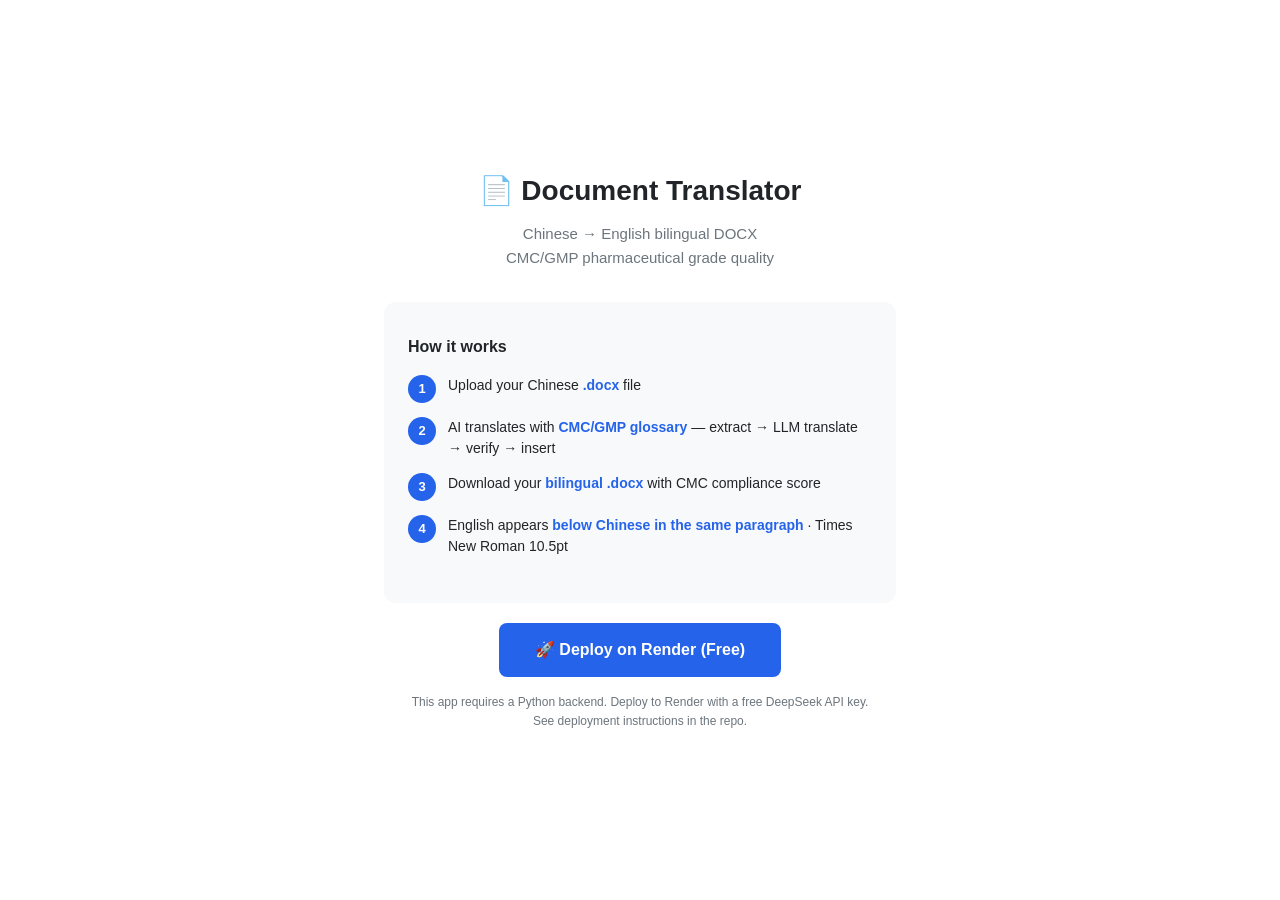
<file: static-site/index.html>
<!DOCTYPE html>
<html lang="en">
<head>
    <meta charset="UTF-8">
    <meta name="viewport" content="width=device-width, initial-scale=1.0">
    <title>Document Translator — Chinese → English Bilingual DOCX</title>
    <style>
        :root {
            --bg: #ffffff;
            --card: #f8f9fa;
            --border: #dee2e6;
            --text: #212529;
            --text-secondary: #6c757d;
            --primary: #2563eb;
            --radius: 12px;
        }
        * { margin: 0; padding: 0; box-sizing: border-box; }
        body {
            font-family: -apple-system, BlinkMacSystemFont, 'Segoe UI', Roboto, sans-serif;
            background: var(--bg);
            color: var(--text);
            line-height: 1.6;
            min-height: 100vh;
            display: flex;
            align-items: center;
            justify-content: center;
        }
        .container { max-width: 560px; padding: 40px 24px; text-align: center; }
        h1 { font-size: 28px; font-weight: 700; margin-bottom: 8px; }
        .subtitle { color: var(--text-secondary); font-size: 15px; margin-bottom: 32px; }
        .card {
            background: var(--card);
            border-radius: var(--radius);
            padding: 32px 24px;
            text-align: left;
        }
        .card h3 { font-size: 16px; margin-bottom: 16px; }
        .step { display: flex; align-items: flex-start; gap: 12px; margin-bottom: 14px; }
        .step-num {
            width: 28px; height: 28px;
            background: var(--primary);
            color: white;
            border-radius: 50%;
            display: flex;
            align-items: center;
            justify-content: center;
            font-size: 13px;
            font-weight: 700;
            flex-shrink: 0;
        }
        .step-text { font-size: 14px; line-height: 1.5; }
        .step-text strong { color: var(--primary); }
        .btn {
            display: inline-flex;
            align-items: center;
            gap: 8px;
            padding: 14px 36px;
            border: none;
            border-radius: 8px;
            font-size: 16px;
            font-weight: 600;
            cursor: pointer;
            background: var(--primary);
            color: white;
            margin-top: 20px;
            text-decoration: none;
        }
        .btn:hover { background: #1d4ed8; }
        .note {
            margin-top: 16px;
            font-size: 12px;
            color: var(--text-secondary);
        }
    </style>
</head>
<body>
<div class="container">
    <h1>📄 Document Translator</h1>
    <p class="subtitle">Chinese → English bilingual DOCX<br>CMC/GMP pharmaceutical grade quality</p>

    <div class="card">
        <h3>How it works</h3>
        <div class="step">
            <div class="step-num">1</div>
            <div class="step-text">Upload your Chinese <strong>.docx</strong> file</div>
        </div>
        <div class="step">
            <div class="step-num">2</div>
            <div class="step-text">AI translates with <strong>CMC/GMP glossary</strong> — extract → LLM translate → verify → insert</div>
        </div>
        <div class="step">
            <div class="step-num">3</div>
            <div class="step-text">Download your <strong>bilingual .docx</strong> with CMC compliance score</div>
        </div>
        <div class="step">
            <div class="step-num">4</div>
            <div class="step-text">English appears <strong>below Chinese in the same paragraph</strong> · Times New Roman 10.5pt</div>
        </div>
    </div>

    <a class="btn" href="https://render.com" target="_blank">🚀 Deploy on Render (Free)</a>
    <p class="note">This app requires a Python backend. Deploy to Render with a free DeepSeek API key.<br>See deployment instructions in the repo.</p>
</div>
</body>
</html>
</file>
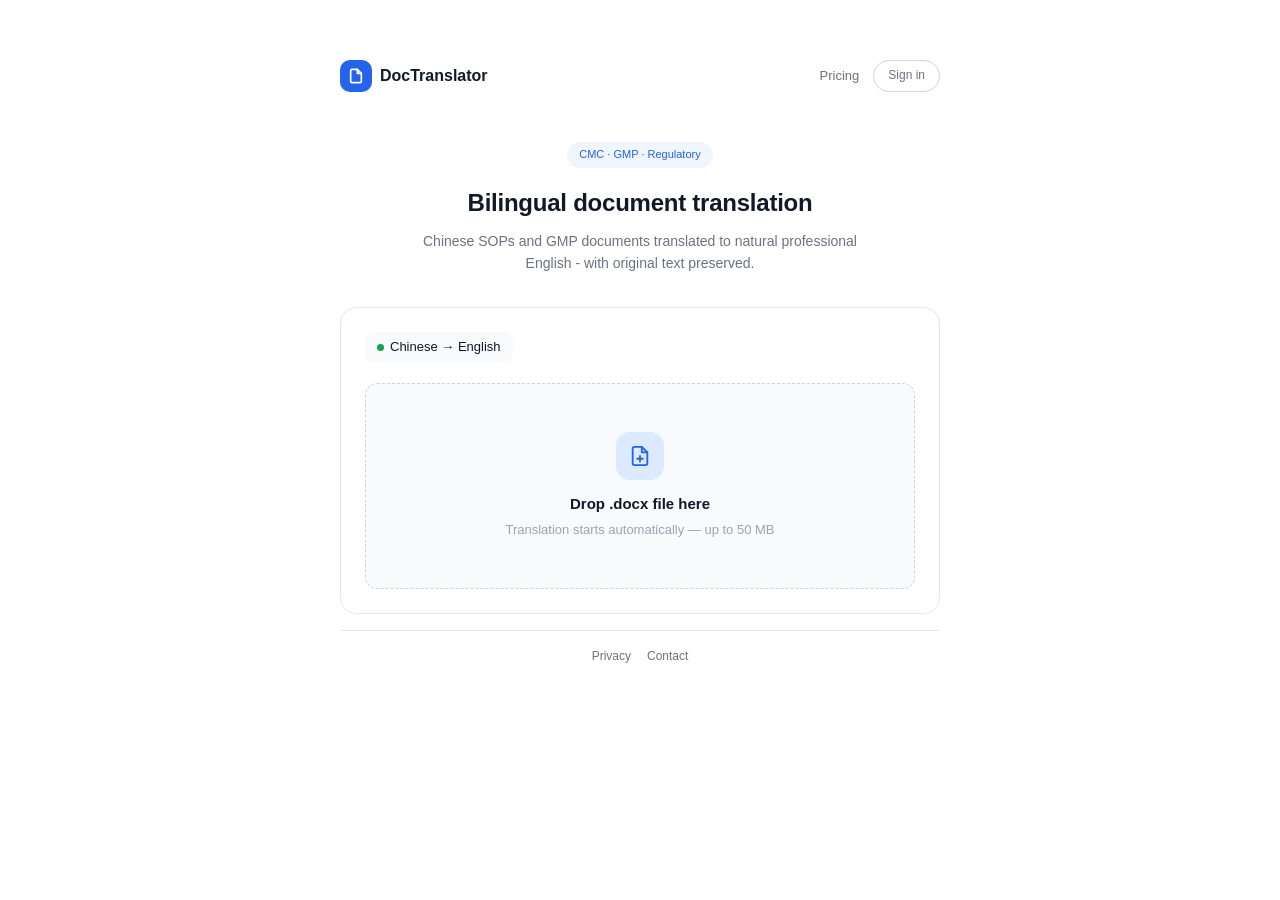
<file: debug_page.html>
<!DOCTYPE html>
<html lang="en">
<head>
    <meta charset="UTF-8">
    <meta name="viewport" content="width=device-width, initial-scale=1.0">
    <title>DocTranslator — Chinese → English Bilingual DOCX</title>
    <style>
        :root {
            --blue-600: #2563eb;
            --blue-700: #1d4ed8;
            --blue-50: #eff6ff;
            --blue-100: #dbeafe;
            --success: #16a34a;
            --success-bg: #dcfce7;
            --warning: #d97706;
            --warning-bg: #fef3c7;
            --danger: #dc2626;
            --danger-bg: #fee2e2;
            --text: #111827;
            --text-secondary: #6b7280;
            --text-tertiary: #9ca3af;
            --border: #e5e7eb;
            --border-light: #f3f4f6;
            --bg: #ffffff;
            --bg-secondary: #f9fafb;
            --radius: 12px;
            --radius-sm: 8px;
        }

        * { margin: 0; padding: 0; box-sizing: border-box; }
        body {
            font-family: -apple-system, BlinkMacSystemFont, 'Segoe UI', Roboto, sans-serif;
            background: var(--bg);
            color: var(--text);
            line-height: 1.6;
            min-height: 100vh;
        }

        .container { max-width: 640px; margin: 0 auto; padding: 60px 20px 40px; }

        /* Nav */
        .nav {
            display: flex;
            align-items: center;
            justify-content: space-between;
            margin-bottom: 48px;
        }
        .nav-brand {
            display: flex;
            align-items: center;
            gap: 8px;
            font-weight: 600;
            font-size: 16px;
            color: var(--text);
        }
        .nav-brand-icon {
            width: 32px;
            height: 32px;
            border-radius: 10px;
            background: var(--blue-600);
            display: flex;
            align-items: center;
            justify-content: center;
            flex-shrink: 0;
        }
        .nav-brand-icon svg {
            width: 16px;
            height: 16px;
        }
        .nav-links {
            display: flex;
            align-items: center;
            gap: 14px;
            font-size: 13px;
        }
        .nav-links a {
            color: var(--text-secondary);
            text-decoration: none;
        }
        .nav-links a:hover { color: var(--text); }
        .btn-signin {
            background: var(--bg);
            color: var(--text);
            border: 0.5px solid #d1d5db;
            border-radius: 20px;
            padding: 5px 14px;
            font-size: 12px;
            font-weight: 500;
            cursor: pointer;
            text-decoration: none;
        }
        .btn-signin:hover { background: var(--bg-secondary); }

        /* Hero */
        .hero {
            text-align: center;
            margin-bottom: 32px;
        }
        .hero-badge {
            display: inline-block;
            background: var(--blue-50);
            color: var(--blue-600);
            font-size: 11px;
            font-weight: 500;
            padding: 4px 12px;
            border-radius: 20px;
            margin-bottom: 16px;
        }
        .hero h1 {
            font-size: 24px;
            font-weight: 600;
            margin-bottom: 8px;
            letter-spacing: -0.01em;
        }
        .hero p {
            font-size: 14px;
            color: var(--text-secondary);
            max-width: 440px;
            margin: 0 auto;
            line-height: 1.6;
        }

        /* Main card */
        .main-card {
            background: var(--bg);
            border: 0.5px solid var(--border);
            border-radius: 16px;
            padding: 24px;
            margin-bottom: 16px;
        }
        .lang-badge {
            display: inline-flex;
            align-items: center;
            gap: 6px;
            padding: 5px 12px;
            background: var(--bg-secondary);
            border-radius: var(--radius-sm);
            font-size: 13px;
            font-weight: 500;
            margin-bottom: 20px;
        }
        .lang-badge .dot {
            width: 7px;
            height: 7px;
            border-radius: 50%;
            background: var(--success);
        }

        /* Upload area */
        .upload-area {
            border: 1.5px dashed #d1d5db;
            border-radius: var(--radius);
            padding: 48px 24px;
            text-align: center;
            cursor: pointer;
            transition: all 0.2s;
            background: var(--bg-secondary);
        }
        .upload-area:hover, .upload-area.dragover {
            border-color: var(--blue-600);
            background: var(--blue-50);
        }
        .upload-area .upload-icon {
            width: 48px;
            height: 48px;
            border-radius: 14px;
            background: var(--blue-100);
            display: inline-flex;
            align-items: center;
            justify-content: center;
            margin-bottom: 12px;
        }
        .upload-area .upload-icon svg {
            width: 22px;
            height: 22px;
        }
        .upload-area .upload-title {
            font-size: 15px;
            font-weight: 600;
            margin-bottom: 4px;
        }
        .upload-area .upload-hint {
            font-size: 13px;
            color: var(--text-tertiary);
        }
        .upload-area input { display: none; }

        /* File selected state */
        .file-card {
            display: none;
            align-items: center;
            gap: 12px;
            padding: 14px 16px;
            background: var(--bg-secondary);
            border-radius: var(--radius-sm);
            border: 0.5px solid var(--border);
        }
        .file-card.visible { display: flex; }
        .file-card .fc-icon {
            width: 36px;
            height: 36px;
            border-radius: 8px;
            background: var(--blue-100);
            display: flex;
            align-items: center;
            justify-content: center;
            flex-shrink: 0;
        }
        .file-card .fc-details { flex: 1; min-width: 0; }
        .file-card .fc-name {
            font-weight: 600;
            font-size: 14px;
            overflow: hidden;
            text-overflow: ellipsis;
            white-space: nowrap;
        }
        .file-card .fc-size {
            font-size: 12px;
            color: var(--text-secondary);
        }
        .file-card .fc-remove {
            background: none;
            border: none;
            cursor: pointer;
            font-size: 18px;
            color: var(--text-secondary);
            padding: 4px 8px;
            border-radius: 4px;
            flex-shrink: 0;
        }
        .file-card .fc-remove:hover { background: var(--border); }

        /* Progress */
        .progress-section {
            display: none;
            margin-top: 16px;
        }
        .progress-section.visible { display: block; }

        .phase-list {
            display: flex;
            flex-direction: column;
            gap: 0;
            border: 0.5px solid var(--border);
            border-radius: var(--radius);
            overflow: hidden;
        }
        .phase {
            display: flex;
            align-items: center;
            gap: 12px;
            padding: 13px 16px;
            font-size: 13px;
            border-left: 3px solid transparent;
            color: var(--text-secondary);
            transition: all 0.3s;
            background: var(--bg);
        }
        .phase + .phase { border-top: 0.5px solid var(--border-light); }
        .phase.active {
            border-left-color: var(--blue-600);
            color: var(--text);
            font-weight: 500;
            background: var(--blue-50);
        }
        .phase.done {
            border-left-color: var(--success);
            color: var(--success);
        }
        .phase .phase-icon {
            width: 20px;
            text-align: center;
            flex-shrink: 0;
        }
        .phase .phase-label { flex: 1; }
        .phase .phase-stat {
            font-size: 12px;
            color: var(--text-secondary);
            opacity: 0;
            transition: opacity 0.3s;
        }
        .phase.active .phase-stat,
        .phase.done .phase-stat { opacity: 1; }
        .phase.done .phase-stat { color: var(--success); }

        /* Result card */
        .result-card {
            display: none;
            margin-top: 20px;
            background: var(--success-bg);
            border: 1px solid #bbf7d0;
            border-radius: var(--radius);
            padding: 24px;
            text-align: center;
        }
        .result-card.visible { display: block; }
        .result-card h3 {
            font-size: 18px;
            font-weight: 600;
            color: var(--success);
            margin-bottom: 16px;
        }

        /* Verification badge */
        .verify-badge {
            display: inline-flex;
            align-items: center;
            gap: 6px;
            padding: 6px 14px;
            border-radius: 20px;
            font-size: 13px;
            font-weight: 600;
            margin-bottom: 16px;
        }
        .verify-pass { background: var(--success-bg); color: var(--success); }
        .verify-review { background: var(--warning-bg); color: var(--warning); }
        .verify-fail { background: var(--danger-bg); color: var(--danger); }

        /* Buttons */
        .btn {
            display: inline-flex;
            align-items: center;
            justify-content: center;
            gap: 8px;
            padding: 13px 28px;
            border: none;
            border-radius: var(--radius-sm);
            font-size: 14px;
            font-weight: 600;
            cursor: pointer;
            transition: all 0.2s;
            text-decoration: none;
        }
        .btn-primary {
            background: var(--blue-600);
            color: white;
            width: 100%;
        }
        .btn-primary:hover { background: var(--blue-700); }

        .btn-restart {
            background: var(--bg);
            color: var(--text-secondary);
            border: 1px solid var(--border);
            margin-top: 8px;
            width: 100%;
            font-size: 13px;
            font-weight: 500;
            padding: 10px;
        }
        .btn-restart:hover { background: var(--bg-secondary); }

        /* Error */
        .error-box {
            display: none;
            padding: 14px 18px;
            background: var(--danger-bg);
            color: var(--danger);
            border-radius: var(--radius-sm);
            margin-top: 16px;
            font-size: 14px;
            white-space: pre-wrap;
        }
        .error-box.visible { display: block; }

        /* Footer */
        .footer {
            border-top: 0.5px solid var(--border);
            padding-top: 16px;
            display: flex;
            gap: 16px;
            font-size: 12px;
            justify-content: center;
        }
        .footer a {
            color: var(--text-secondary);
            text-decoration: none;
        }
        .footer a:hover { color: var(--text); }

        .hidden { display: none !important; }

        @media (max-width: 500px) {
            .container { padding: 30px 14px 24px; }
            .hero h1 { font-size: 20px; }
            .main-card { padding: 18px; }
            .upload-area { padding: 36px 16px; }
        }
    </style>
</head>
<body>
<div class="container">
    <!-- Nav -->
    <nav class="nav">
        <div class="nav-brand">
            <div class="nav-brand-icon">
                <svg viewBox="0 0 24 24" fill="none" stroke="white" stroke-width="2.5" stroke-linecap="round" stroke-linejoin="round">
                    <path d="M14 2H6a2 2 0 0 0-2 2v16a2 2 0 0 0 2 2h12a2 2 0 0 0 2-2V8z"/>
                    <polyline points="14 2 14 8 20 8"/>
                </svg>
            </div>
            <span>DocTranslator</span>
        </div>
        <div class="nav-links">
            <a href="#pricing">Pricing</a>
            <a href="#signin" class="btn-signin">Sign in</a>
        </div>
    </nav>

    <!-- Hero -->
    <div class="hero">
        <div class="hero-badge">CMC · GMP · Regulatory</div>
        <h1>Bilingual document translation</h1>
        <p>Chinese SOPs and GMP documents translated to natural professional English - with original text preserved.</p>
    </div>

    <!-- Upload -->
    <div class="main-card" id="upload-section">
        <div class="lang-badge">
            <span class="dot"></span>
            Chinese → English
        </div>
        <div class="upload-area" id="upload-area">
            <div class="upload-icon">
                <svg viewBox="0 0 24 24" fill="none" stroke="#2563eb" stroke-width="2" stroke-linecap="round" stroke-linejoin="round">
                    <path d="M14 2H6a2 2 0 0 0-2 2v16a2 2 0 0 0 2 2h12a2 2 0 0 0 2-2V8z"/>
                    <polyline points="14 2 14 8 20 8"/>
                    <line x1="12" y1="18" x2="12" y2="12"/>
                    <line x1="9" y1="15" x2="15" y2="15"/>
                </svg>
            </div>
            <div class="upload-title">Drop .docx file here</div>
            <div class="upload-hint">Translation starts automatically — up to 50 MB</div>
            <input type="file" accept=".docx" id="file-input">
        </div>
        <div class="file-card" id="file-card">
            <div class="fc-icon">
                <svg width="16" height="16" viewBox="0 0 24 24" fill="none" stroke="#2563eb" stroke-width="2" stroke-linecap="round"><path d="M14 2H6a2 2 0 0 0-2 2v16a2 2 0 0 0 2 2h12a2 2 0 0 0 2-2V8z"/><polyline points="14 2 14 8 20 8"/></svg>
            </div>
            <div class="fc-details">
                <div class="fc-name" id="file-name"></div>
                <div class="fc-size" id="file-size"></div>
            </div>
            <button class="fc-remove" id="remove-file">&times;</button>
        </div>
    </div>

    <!-- Progress phases -->
    <div class="progress-section" id="progress-section">
        <div class="phase-list">
            <div class="phase" id="phase-extract">
                <span class="phase-icon">⏳</span>
                <span class="phase-label">Extracting Chinese text from document</span>
                <span class="phase-stat" id="stat-extract"></span>
            </div>
            <div class="phase" id="phase-translate">
                <span class="phase-icon">⏳</span>
                <span class="phase-label">Translating via LLM with CMC/GMP glossary</span>
                <span class="phase-stat" id="stat-translate"></span>
            </div>
            <div class="phase" id="phase-verify">
                <span class="phase-icon">⏳</span>
                <span class="phase-label">Verifying CMC/GMP terminology</span>
                <span class="phase-stat" id="stat-verify"></span>
            </div>
            <div class="phase" id="phase-insert">
                <span class="phase-icon">⏳</span>
                <span class="phase-label">Inserting English into document</span>
                <span class="phase-stat" id="stat-insert"></span>
            </div>
        </div>
    </div>

    <!-- Error -->
    <div class="error-box" id="error-box"></div>

    <!-- Result -->
    <div class="result-card" id="result-card">
        <h3>Translation complete</h3>
        <div id="verify-badge-container"></div>
        <a id="download-btn" class="btn btn-primary" href="#" download>
            Download bilingual .docx
        </a>
        <button class="btn btn-restart" id="btn-restart">
            Translate another document
        </button>
    </div>

    <!-- Footer -->
    <footer class="footer">
        <a href="/privacy">Privacy</a>
        <a href="/contact">Contact</a>
    </footer>
</div>

<script>
const uploadArea = document.getElementById('upload-area');
const fileInput = document.getElementById('file-input');
const fileCard = document.getElementById('file-card');
const fileName = document.getElementById('file-name');
const fileSize = document.getElementById('file-size');
const removeBtn = document.getElementById('remove-file');
const progressSection = document.getElementById('progress-section');
const errorBox = document.getElementById('error-box');
const resultCard = document.getElementById('result-card');
const uploadSection = document.getElementById('upload-section');

let currentFile = null;

uploadArea.addEventListener('click', () => fileInput.click());
uploadArea.addEventListener('dragover', e => { e.preventDefault(); uploadArea.classList.add('dragover'); });
uploadArea.addEventListener('dragleave', () => uploadArea.classList.remove('dragover'));
uploadArea.addEventListener('drop', e => {
    e.preventDefault();
    uploadArea.classList.remove('dragover');
    if (e.dataTransfer.files.length) {
        fileInput.files = e.dataTransfer.files;
        handleFileSelect(e.dataTransfer.files[0]);
    }
});

fileInput.addEventListener('change', () => {
    if (fileInput.files.length) handleFileSelect(fileInput.files[0]);
});

removeBtn.addEventListener('click', resetAll);

function handleFileSelect(file) {
    currentFile = file;
    fileName.textContent = file.name;
    fileSize.textContent = formatSize(file.size);
    uploadArea.classList.add('hidden');
    fileCard.classList.add('visible');
    startTranslation();
}

function formatSize(bytes) {
    if (bytes < 1024) return bytes + ' B';
    if (bytes < 1024 * 1024) return (bytes / 1024).toFixed(1) + ' KB';
    return (bytes / (1024 * 1024)).toFixed(1) + ' MB';
}

function setPhase(id, state, statText) {
    const el = document.getElementById('phase-' + id);
    const icon = el.querySelector('.phase-icon');
    const stat = document.getElementById('stat-' + id);
    el.classList.remove('active', 'done');
    if (state === 'active') {
        el.classList.add('active');
        icon.textContent = '\u{1F504}';
    } else if (state === 'done') {
        el.classList.add('done');
        icon.textContent = '\u{2705}';
    }
    if (statText) stat.textContent = statText;
}

async function startTranslation() {
    if (!currentFile) return;

    errorBox.classList.remove('visible');
    resultCard.classList.remove('visible');
    progressSection.classList.add('visible');

    ['extract', 'translate', 'verify', 'insert'].forEach(id => setPhase(id, ''));

    try {
        setPhase('extract', 'active', 'Extracting...');
        setPhase('translate', '');
        setPhase('verify', '');
        setPhase('insert', '');

        const formData = new FormData();
        formData.append('file', currentFile);

        let statsP = null;
        try {
            const extractFd = new FormData();
            extractFd.append('file', currentFile);
            const extractResp = await fetch('/api/extract', { method: 'POST', body: extractFd });
            if (extractResp.ok) {
                const ed = await extractResp.json();
                statsP = ed.stats;
                setPhase('extract', 'done', `${ed.stats.paragraphs} par. \u00b7 ${ed.stats.tables} tables \u00b7 ${ed.stats.table_cells} cells`);
            }
        } catch(e) {}

        if (!statsP) {
            setPhase('extract', 'done', 'Done');
        }

        setPhase('translate', 'active', 'Translating with CMC/GMP glossary...');

        const transFd = new FormData();
        transFd.append('file', currentFile);

        const resp = await fetch('/api/translate', { method: 'POST', body: transFd });

        const score = resp.headers.get('X-Verification-Score');
        const status = resp.headers.get('X-Verification-Status');
        const statsH = resp.headers.get('X-Stats');

        if (!resp.ok) {
            const err = await resp.json().catch(() => ({}));
            throw new Error(err.error || `Server error (${resp.status})`);
        }

        if (statsH) {
            try {
                const s = JSON.parse(statsH);
                setPhase('translate', 'done', `${s.translated || '?'} segments`);
                setPhase('verify', 'done', `Score: ${score || '?'}/100`);
                setPhase('insert', 'done', `${s.inserted_paras || 0} par. \u00b7 ${s.inserted_cells || 0} cells`);
            } catch(e) {
                setPhase('translate', 'done', 'Done');
                setPhase('verify', 'done', score ? `Score: ${score}/100` : 'Done');
                setPhase('insert', 'done', 'Done');
            }
        } else {
            setPhase('translate', 'done', 'Done');
            setPhase('verify', 'done', score ? `Score: ${score}/100` : 'Done');
            setPhase('insert', 'done', 'Done');
        }

        const blob = await resp.blob();
        const url = URL.createObjectURL(blob);
        const dl = document.getElementById('download-btn');
        if (dl.dataset.blobUrl) URL.revokeObjectURL(dl.dataset.blobUrl);
        dl.href = url;
        dl.dataset.blobUrl = url;
        dl.download = currentFile.name.replace(/\.docx$/i, '_Bilingual.docx');

        const verifyBadge = document.getElementById('verify-badge-container');
        if (score && status) {
            const s = parseInt(score);
            const cls = s >= 80 ? 'verify-pass' : (s >= 60 ? 'verify-review' : 'verify-fail');
            const label = status === 'PASS' ? 'PASS' : (status === 'REVIEW' ? 'REVIEW' : 'FAIL');
            verifyBadge.innerHTML = `<span class="verify-badge ${cls}">CMC/GMP Score: ${s}/100 \u2014 ${label}</span>`;
        } else {
            verifyBadge.innerHTML = '';
        }

        progressSection.classList.remove('visible');
        resultCard.classList.add('visible');

        dl.click();

    } catch(e) {
        progressSection.classList.remove('visible');
        errorBox.textContent = e.message;
        errorBox.classList.add('visible');
    }
}

document.getElementById('btn-restart').addEventListener('click', resetAll);

function resetAll() {
    currentFile = null;
    fileInput.value = '';
    uploadArea.classList.remove('hidden');
    fileCard.classList.remove('visible');
    progressSection.classList.remove('visible');
    errorBox.classList.remove('visible');
    resultCard.classList.remove('visible');
    ['extract', 'translate', 'verify', 'insert'].forEach(id => setPhase(id, ''));
    const dl = document.getElementById('download-btn');
    if (dl.dataset.blobUrl) { URL.revokeObjectURL(dl.dataset.blobUrl); delete dl.dataset.blobUrl; }
    dl.href = '#';
}
</script>
</body>
</html>
</file>
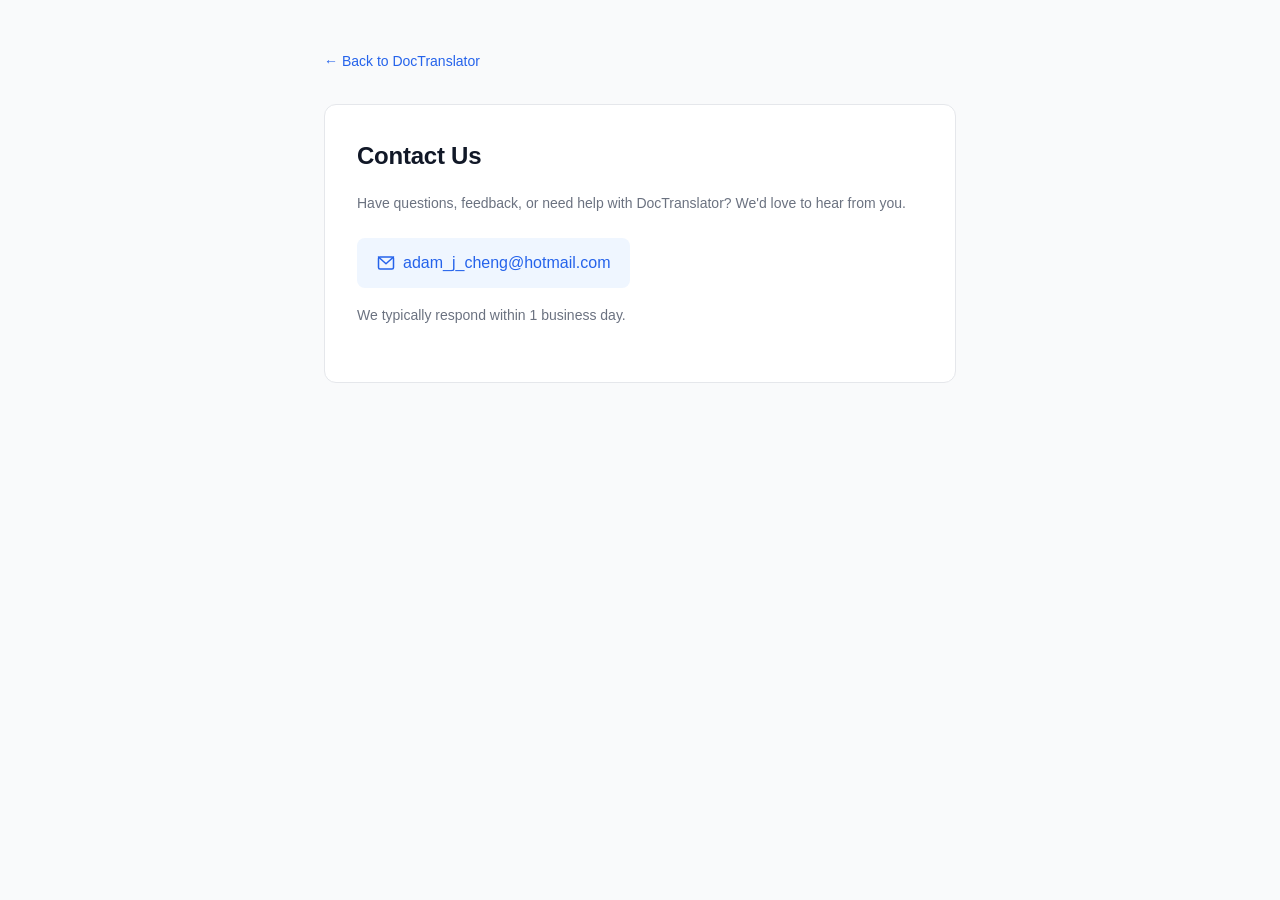
<file: templates/contact.html>
<!DOCTYPE html>
<html lang="en">
<head>
    <meta charset="UTF-8">
    <meta name="viewport" content="width=device-width, initial-scale=1.0">
    <title>Contact — DocTranslator</title>
    <style>
        :root {
            --bg: #fff;
            --bg-secondary: #f9fafb;
            --text: #111827;
            --text-secondary: #6b7280;
            --text-tertiary: #9ca3af;
            --blue-50: #eff6ff;
            --blue-100: #dbeafe;
            --blue-600: #2563eb;
            --border: #e5e7eb;
            --radius: 12px;
            --radius-sm: 8px;
        }
        * { margin: 0; padding: 0; box-sizing: border-box; }
        body {
            font-family: -apple-system, BlinkMacSystemFont, "Segoe UI", Roboto, "Helvetica Neue", Arial, sans-serif;
            background: var(--bg-secondary);
            color: var(--text);
            line-height: 1.6;
            min-height: 100vh;
        }
        .container {
            max-width: 680px;
            margin: 0 auto;
            padding: 48px 24px;
        }
        .back-link {
            display: inline-flex;
            align-items: center;
            gap: 6px;
            color: var(--blue-600);
            text-decoration: none;
            font-size: 14px;
            font-weight: 500;
            margin-bottom: 32px;
        }
        .back-link:hover { text-decoration: underline; }
        .card {
            background: var(--bg);
            border: 0.5px solid var(--border);
            border-radius: var(--radius);
            padding: 32px;
        }
        .card h1 {
            font-size: 24px;
            font-weight: 600;
            margin-bottom: 16px;
            letter-spacing: -0.01em;
        }
        .card p {
            font-size: 14px;
            color: var(--text-secondary);
            margin-bottom: 24px;
        }
        .email-link {
            display: inline-flex;
            align-items: center;
            gap: 8px;
            color: var(--blue-600);
            text-decoration: none;
            font-size: 16px;
            font-weight: 500;
            padding: 12px 20px;
            background: var(--blue-50);
            border-radius: var(--radius-sm);
            transition: background 0.15s;
        }
        .email-link:hover {
            background: var(--blue-100);
        }
        .email-link svg {
            width: 18px;
            height: 18px;
        }
        .response-note {
            font-size: 13px;
            color: var(--text-tertiary);
            margin-top: 16px;
        }
    </style>
</head>
<body>
    <div class="container">
        <a href="/" class="back-link">← Back to DocTranslator</a>
        <div class="card">
            <h1>Contact Us</h1>
            <p>Have questions, feedback, or need help with DocTranslator? We'd love to hear from you.</p>

            <a href="mailto:adam_j_cheng@hotmail.com" class="email-link">
                <svg viewBox="0 0 24 24" fill="none" stroke="currentColor" stroke-width="2" stroke-linecap="round" stroke-linejoin="round">
                    <rect x="2" y="4" width="20" height="16" rx="2"/>
                    <path d="M22 4L12 13L2 4"/>
                </svg>
                adam_j_cheng@hotmail.com
            </a>

            <p class="response-note">We typically respond within 1 business day.</p>
        </div>
    </div>
</body>
</html>
</file>
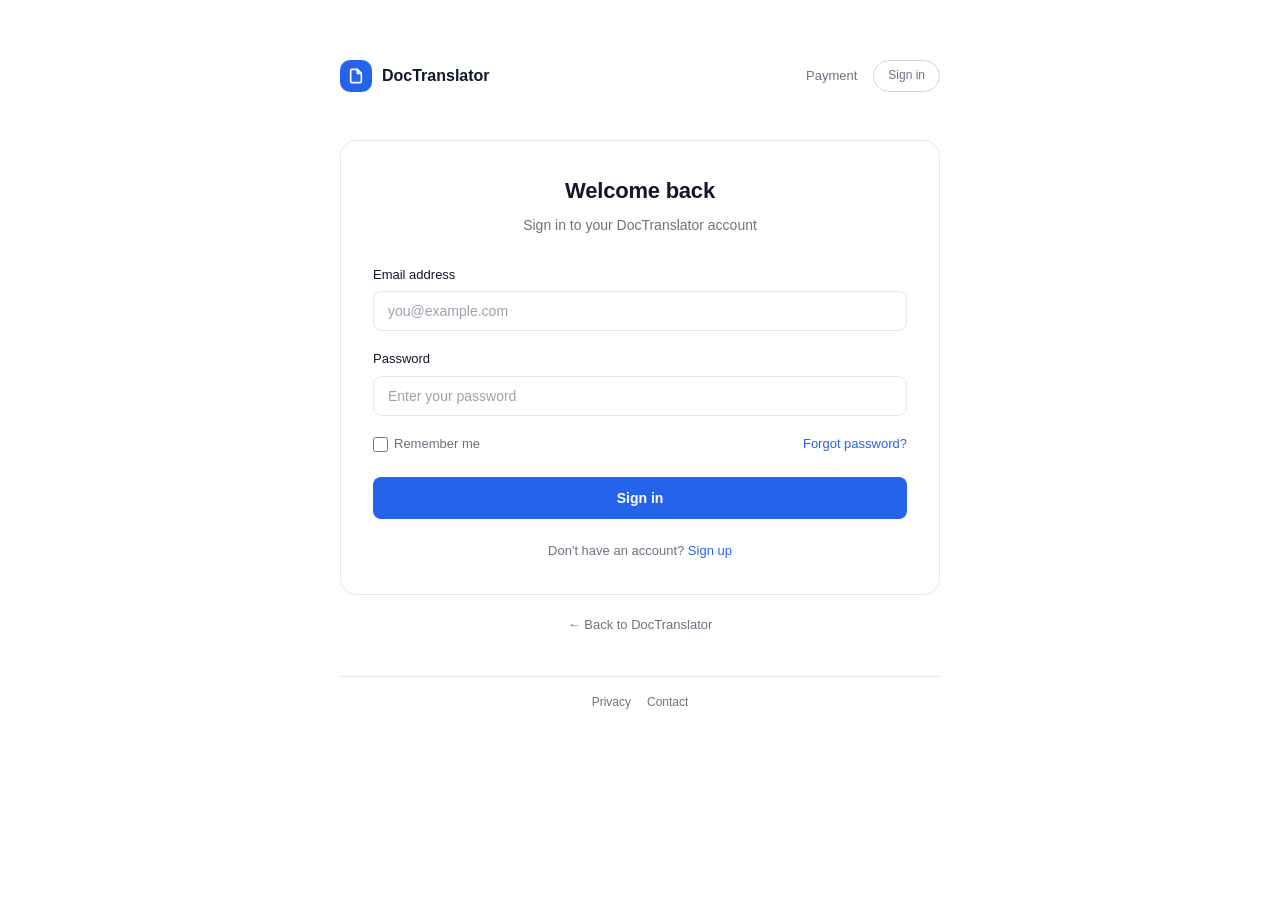
<file: templates/login.html>
<!DOCTYPE html>
<html lang="en">
<head>
    <meta charset="UTF-8">
    <meta name="viewport" content="width=device-width, initial-scale=1.0">
    <title>Sign In — DocTranslator</title>
    <style>
        :root {
            --blue-600: #2563eb;
            --blue-700: #1d4ed8;
            --blue-50: #eff6ff;
            --blue-100: #dbeafe;
            --text: #111827;
            --text-secondary: #6b7280;
            --text-tertiary: #9ca3af;
            --border: #e5e7eb;
            --bg: #ffffff;
            --bg-secondary: #f9fafb;
            --radius: 12px;
            --radius-sm: 8px;
            --danger: #dc2626;
            --danger-bg: #fee2e2;
            --success: #16a34a;
            --success-bg: #dcfce7;
        }

        * { margin: 0; padding: 0; box-sizing: border-box; }

        body {
            font-family: -apple-system, BlinkMacSystemFont, 'Segoe UI', Roboto, sans-serif;
            background: var(--bg);
            color: var(--text);
            min-height: 100vh;
            line-height: 1.6;
        }

        .container {
            max-width: 640px;
            margin: 0 auto;
            padding: 60px 20px 40px;
        }

        /* Nav */
        .nav {
            display: flex;
            align-items: center;
            justify-content: space-between;
            margin-bottom: 48px;
        }
        .nav-brand {
            display: flex;
            align-items: center;
            gap: 10px;
            text-decoration: none;
            color: var(--text);
            font-size: 16px;
            font-weight: 600;
        }
        .nav-brand-icon {
            width: 32px;
            height: 32px;
            border-radius: 10px;
            background: var(--blue-600);
            display: flex;
            align-items: center;
            justify-content: center;
            flex-shrink: 0;
        }
        .nav-brand-icon svg { width: 16px; height: 16px; }
        .nav-links { display: flex; align-items: center; gap: 16px; font-size: 13px; }
        .nav-links a { color: var(--text-secondary); text-decoration: none; }
        .nav-links a:hover { color: var(--text); }
        .btn-signin {
            border: 0.5px solid #d1d5db;
            border-radius: 20px;
            padding: 5px 14px;
            font-size: 12px;
            color: var(--text);
            text-decoration: none;
        }
        .btn-signin:hover { background: var(--bg-secondary); }

        /* Card */
        .card {
            background: var(--bg);
            border: 0.5px solid var(--border);
            border-radius: 16px;
            padding: 32px;
        }

        .card-header {
            text-align: center;
            margin-bottom: 28px;
        }
        .card-header h1 {
            font-size: 22px;
            font-weight: 600;
            letter-spacing: -0.01em;
            margin-bottom: 6px;
        }
        .card-header p {
            font-size: 14px;
            color: var(--text-secondary);
        }

        /* Alert messages */
        .alert {
            padding: 10px 14px;
            border-radius: var(--radius-sm);
            font-size: 13px;
            margin-bottom: 18px;
            display: none;
        }
        .alert-error { background: var(--danger-bg); color: var(--danger); }
        .alert-success { background: var(--success-bg); color: var(--success); }
        .alert.show { display: block; }

        /* Form */
        .form-group {
            margin-bottom: 18px;
        }
        .form-group label {
            display: block;
            font-size: 13px;
            font-weight: 500;
            color: var(--text);
            margin-bottom: 6px;
        }
        .form-group input {
            width: 100%;
            padding: 11px 14px;
            font-size: 14px;
            font-family: inherit;
            border: 1px solid var(--border);
            border-radius: var(--radius-sm);
            color: var(--text);
            background: var(--bg);
            outline: none;
            transition: border-color 0.15s;
        }
        .form-group input:focus {
            border-color: var(--blue-600);
            box-shadow: 0 0 0 3px rgba(37, 99, 235, 0.1);
        }
        .form-group input::placeholder {
            color: var(--text-tertiary);
        }

        .form-group.hidden { display: none; }

        .form-options {
            display: flex;
            align-items: center;
            justify-content: space-between;
            margin-bottom: 22px;
            font-size: 13px;
        }
        .form-options label {
            display: flex;
            align-items: center;
            gap: 6px;
            color: var(--text-secondary);
            cursor: pointer;
        }
        .form-options input[type="checkbox"] {
            width: 15px;
            height: 15px;
            accent-color: var(--blue-600);
        }
        .form-options a {
            color: var(--blue-600);
            text-decoration: none;
        }
        .form-options a:hover { text-decoration: underline; }

        .btn {
            display: inline-flex;
            align-items: center;
            justify-content: center;
            padding: 13px 28px;
            border-radius: var(--radius-sm);
            font-size: 14px;
            font-weight: 600;
            cursor: pointer;
            border: none;
            font-family: inherit;
            transition: background 0.15s, opacity 0.15s;
        }
        .btn-primary {
            background: var(--blue-600);
            color: white;
            width: 100%;
        }
        .btn-primary:hover { background: var(--blue-700); }
        .btn-primary:disabled { opacity: 0.6; cursor: not-allowed; }

        .card-footer {
            text-align: center;
            margin-top: 22px;
            font-size: 13px;
            color: var(--text-secondary);
        }
        .card-footer a {
            color: var(--blue-600);
            text-decoration: none;
            font-weight: 500;
            cursor: pointer;
        }
        .card-footer a:hover { text-decoration: underline; }

        /* Success state */
        .success-state {
            text-align: center;
            display: none;
            padding: 20px 0;
        }
        .success-state.show { display: block; }
        .success-state .check {
            width: 48px;
            height: 48px;
            border-radius: 50%;
            background: var(--success-bg);
            color: var(--success);
            display: flex;
            align-items: center;
            justify-content: center;
            font-size: 24px;
            margin: 0 auto 16px;
        }
        .success-state h2 { font-size: 18px; margin-bottom: 8px; }
        .success-state p { font-size: 13px; color: var(--text-secondary); line-height: 1.5; }

        .back-link {
            display: block;
            text-align: center;
            margin-top: 20px;
            font-size: 13px;
            color: var(--text-secondary);
            text-decoration: none;
        }
        .back-link:hover { color: var(--text); }

        /* Footer */
        .footer {
            border-top: 0.5px solid var(--border);
            padding-top: 16px;
            margin-top: 40px;
            display: flex;
            gap: 16px;
            font-size: 12px;
            justify-content: center;
        }
        .footer a { color: var(--text-secondary); text-decoration: none; }
        .footer a:hover { color: var(--text); }

        @media (max-width: 500px) {
            .container { padding: 30px 14px 24px; }
            .card { padding: 24px 20px; }
            .card-header h1 { font-size: 20px; }
        }
    </style>
</head>
<body>
<div class="container">
    <!-- Nav -->
    <nav class="nav">
        <a href="/" class="nav-brand">
            <div class="nav-brand-icon">
                <svg viewBox="0 0 24 24" fill="none" stroke="white" stroke-width="2.5" stroke-linecap="round" stroke-linejoin="round">
                    <path d="M14 2H6a2 2 0 0 0-2 2v16a2 2 0 0 0 2 2h12a2 2 0 0 0 2-2V8z"/>
                    <polyline points="14 2 14 8 20 8"/>
                </svg>
            </div>
            <span>DocTranslator</span>
        </a>
        <div class="nav-links">
            <a href="/payment">Payment</a>
            <a href="/login" class="btn-signin">Sign in</a>
        </div>
    </nav>

    <!-- Card -->
    <div class="card" id="formCard">
        <div class="card-header">
            <h1 id="cardTitle">Welcome back</h1>
            <p id="cardSubtitle">Sign in to your DocTranslator account</p>
        </div>

        <!-- Alert -->
        <div class="alert alert-error" id="alertError"></div>
        <div class="alert alert-success" id="alertSuccess"></div>

        <!-- Sign In / Sign Up Form -->
        <form id="authForm" novalidate>
            <!-- Name field (sign-up only) -->
            <div class="form-group hidden" id="nameGroup">
                <label for="name">Full name</label>
                <input type="text" id="name" name="name" placeholder="Your name" autocomplete="name">
            </div>

            <div class="form-group">
                <label for="email">Email address</label>
                <input type="email" id="email" name="email" placeholder="you@example.com" required autocomplete="email">
            </div>

            <div class="form-group">
                <label for="password">Password</label>
                <input type="password" id="password" name="password" placeholder="Enter your password" required autocomplete="current-password">
            </div>

            <!-- Confirm password (sign-up only) -->
            <div class="form-group hidden" id="confirmGroup">
                <label for="confirmPassword">Confirm password</label>
                <input type="password" id="confirmPassword" name="confirmPassword" placeholder="Re-enter your password" autocomplete="new-password">
            </div>

            <div class="form-options" id="formOptions">
                <label>
                    <input type="checkbox" name="remember">
                    Remember me
                </label>
                <a href="#forgot">Forgot password?</a>
            </div>

            <button type="submit" class="btn btn-primary" id="submitBtn">Sign in</button>
        </form>

        <div class="card-footer" id="toggleFooter">
            Don't have an account? <a id="toggleLink" href="#">Sign up</a>
        </div>

        <!-- Success state (shown after sign-up) -->
        <div class="success-state" id="successState">
            <div class="check">&#10003;</div>
            <h2>Welcome, <span id="successName"></span>!</h2>
            <p>Your account has been created.<br>To use the translation service, please complete payment on the <a href="/payment">Payment page</a>.</p>
        </div>
    </div>

    <a href="/" class="back-link">&larr; Back to DocTranslator</a>

    <!-- Footer -->
    <footer class="footer">
        <a href="/privacy">Privacy</a>
        <a href="/contact">Contact</a>
    </footer>
</div>

<script>
(function() {
    var isSignUp = false;
    var form = document.getElementById('authForm');
    var cardTitle = document.getElementById('cardTitle');
    var cardSubtitle = document.getElementById('cardSubtitle');
    var submitBtn = document.getElementById('submitBtn');
    var toggleLink = document.getElementById('toggleLink');
    var toggleFooter = document.getElementById('toggleFooter');
    var nameGroup = document.getElementById('nameGroup');
    var confirmGroup = document.getElementById('confirmGroup');
    var formOptions = document.getElementById('formOptions');
    var alertError = document.getElementById('alertError');
    var alertSuccess = document.getElementById('alertSuccess');
    var successState = document.getElementById('successState');
    var successName = document.getElementById('successName');
    var formCard = document.getElementById('formCard');

    function hideAlerts() {
        alertError.classList.remove('show');
        alertError.textContent = '';
        alertSuccess.classList.remove('show');
        alertSuccess.textContent = '';
    }

    function showError(msg) {
        alertError.textContent = msg;
        alertError.classList.add('show');
        alertSuccess.classList.remove('show');
    }

    toggleLink.addEventListener('click', function(e) {
        e.preventDefault();
        isSignUp = !isSignUp;
        hideAlerts();

        if (isSignUp) {
            cardTitle.textContent = '';
            cardSubtitle.textContent = '';
            submitBtn.textContent = 'Create account';
            toggleLink.textContent = 'Sign in';
            toggleFooter.innerHTML = 'Already have an account? <a id="toggleLink" href="#">Sign in</a>';
            nameGroup.classList.remove('hidden');
            confirmGroup.classList.remove('hidden');
            formOptions.style.display = 'none';
            document.getElementById('name').required = true;
            document.getElementById('confirmPassword').required = true;
            document.getElementById('password').autocomplete = 'new-password';
            document.getElementById('email').autocomplete = 'email';
            form.action = '/api/signup';
        } else {
            cardTitle.textContent = 'Welcome back';
            cardSubtitle.textContent = 'Sign in to your DocTranslator account';
            submitBtn.textContent = 'Sign in';
            toggleLink.textContent = 'Sign up';
            toggleFooter.innerHTML = 'Don\'t have an account? <a id="toggleLink" href="#">Sign up</a>';
            nameGroup.classList.add('hidden');
            confirmGroup.classList.add('hidden');
            formOptions.style.display = '';
            document.getElementById('name').required = false;
            document.getElementById('confirmPassword').required = false;
            document.getElementById('password').autocomplete = 'current-password';
            document.getElementById('email').autocomplete = 'email';
            form.action = '/api/login';
        }

        // Re-bind toggle link
        document.getElementById('toggleLink').addEventListener('click', arguments.callee);
        successState.classList.remove('show');
        form.style.display = '';
        toggleFooter.style.display = '';
    });

    form.addEventListener('submit', function(e) {
        e.preventDefault();
        hideAlerts();
        submitBtn.disabled = true;
        submitBtn.textContent = isSignUp ? 'Creating account...' : 'Signing in...';

        var email = document.getElementById('email').value.trim();
        var password = document.getElementById('password').value;
        var name = document.getElementById('name').value.trim();

        if (isSignUp) {
            var confirmPassword = document.getElementById('confirmPassword').value;
            if (!name) {
                showError('Please enter your name.');
                resetBtn();
                return;
            }
            if (password !== confirmPassword) {
                showError('Passwords do not match.');
                resetBtn();
                return;
            }
            if (password.length < 6) {
                showError('Password must be at least 6 characters.');
                resetBtn();
                return;
            }

            fetch('/api/signup', {
                method: 'POST',
                headers: { 'Content-Type': 'application/json' },
                body: JSON.stringify({ name: name, email: email, password: password }),
            })
            .then(function(res) { return res.json().then(function(d) { return { status: res.status, data: d }; }); })
            .then(function(result) {
                if (result.status === 201) {
                    // Success — show welcome state
                    successName.textContent = result.data.user.name;
                    form.style.display = 'none';
                    toggleFooter.style.display = 'none';
                    successState.classList.add('show');
                } else {
                    showError(result.data.error || 'Sign up failed.');
                }
            })
            .catch(function(err) {
                showError('Network error. Please try again.');
            })
            .finally(resetBtn);
        } else {
            // Sign in
            fetch('/api/login', {
                method: 'POST',
                headers: { 'Content-Type': 'application/json' },
                body: JSON.stringify({ email: email, password: password }),
            })
            .then(function(res) { return res.json().then(function(d) { return { status: res.status, data: d }; }); })
            .then(function(result) {
                if (result.status === 200) {
                    var u = result.data.user;
                    if (u.is_authorized || u.free_translations > 0) {
                        window.location.href = '/';
                    } else {
                        window.location.href = '/payment';
                    }
                } else {
                    showError(result.data.error || 'Invalid email or password.');
                }
            })
            .catch(function(err) {
                showError('Network error. Please try again.');
            })
            .finally(resetBtn);
        }
    });

    function resetBtn() {
        submitBtn.disabled = false;
        submitBtn.textContent = isSignUp ? 'Create account' : 'Sign in';
    }

})();
</script>
</body>
</html>
</file>
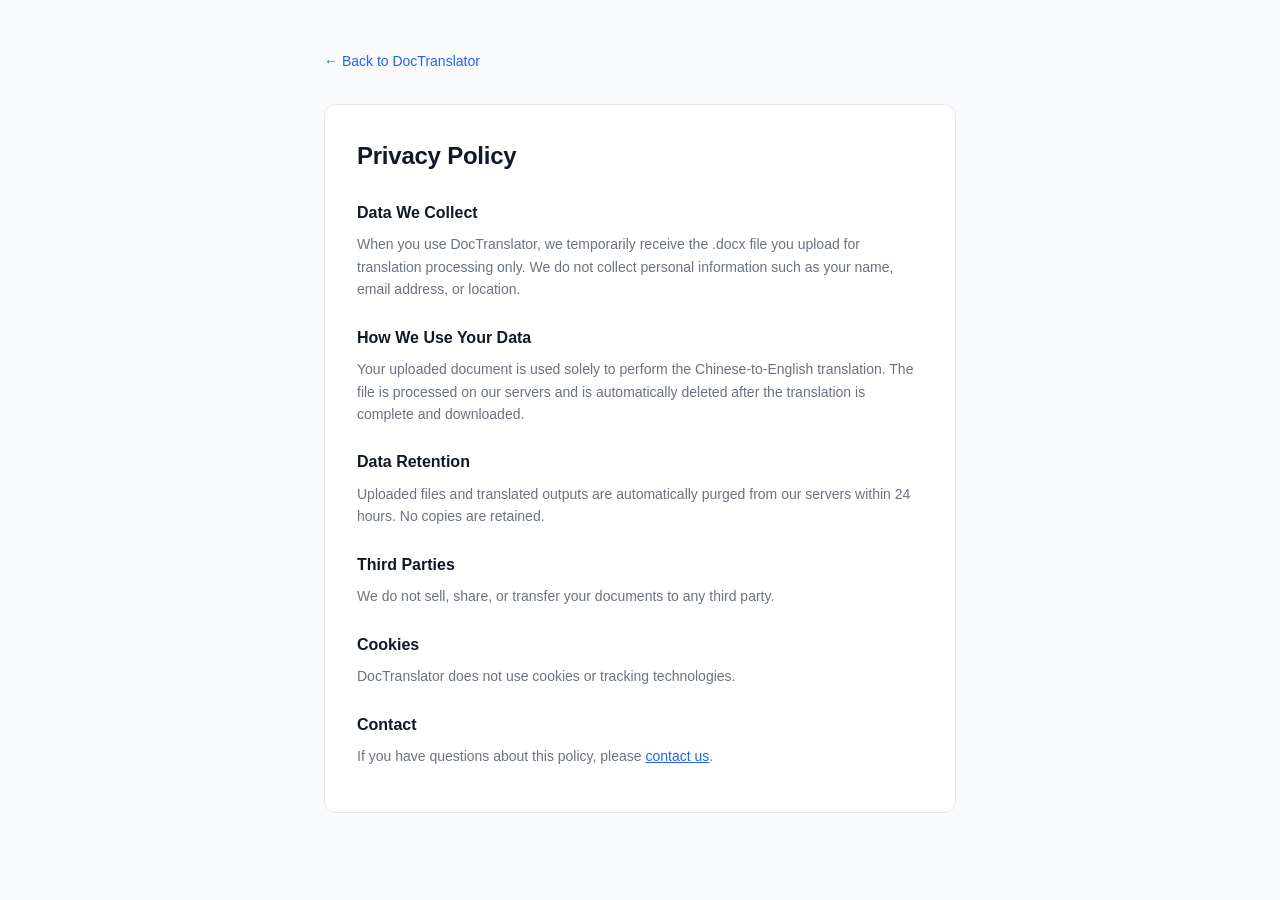
<file: templates/privacy.html>
<!DOCTYPE html>
<html lang="en">
<head>
    <meta charset="UTF-8">
    <meta name="viewport" content="width=device-width, initial-scale=1.0">
    <title>Privacy — DocTranslator</title>
    <style>
        :root {
            --bg: #fff;
            --bg-secondary: #f9fafb;
            --text: #111827;
            --text-secondary: #6b7280;
            --text-tertiary: #9ca3af;
            --blue-50: #eff6ff;
            --blue-100: #dbeafe;
            --blue-600: #2563eb;
            --border: #e5e7eb;
            --radius: 12px;
            --radius-sm: 8px;
        }
        * { margin: 0; padding: 0; box-sizing: border-box; }
        body {
            font-family: -apple-system, BlinkMacSystemFont, "Segoe UI", Roboto, "Helvetica Neue", Arial, sans-serif;
            background: var(--bg-secondary);
            color: var(--text);
            line-height: 1.6;
            min-height: 100vh;
        }
        .container {
            max-width: 680px;
            margin: 0 auto;
            padding: 48px 24px;
        }
        .back-link {
            display: inline-flex;
            align-items: center;
            gap: 6px;
            color: var(--blue-600);
            text-decoration: none;
            font-size: 14px;
            font-weight: 500;
            margin-bottom: 32px;
        }
        .back-link:hover { text-decoration: underline; }
        .card {
            background: var(--bg);
            border: 0.5px solid var(--border);
            border-radius: var(--radius);
            padding: 32px;
        }
        .card h1 {
            font-size: 24px;
            font-weight: 600;
            margin-bottom: 24px;
            letter-spacing: -0.01em;
        }
        .card h2 {
            font-size: 16px;
            font-weight: 600;
            margin: 24px 0 8px;
        }
        .card p {
            font-size: 14px;
            color: var(--text-secondary);
            margin-bottom: 12px;
        }
    </style>
</head>
<body>
    <div class="container">
        <a href="/" class="back-link">← Back to DocTranslator</a>
        <div class="card">
            <h1>Privacy Policy</h1>

            <h2>Data We Collect</h2>
            <p>When you use DocTranslator, we temporarily receive the .docx file you upload for translation processing only. We do not collect personal information such as your name, email address, or location.</p>

            <h2>How We Use Your Data</h2>
            <p>Your uploaded document is used solely to perform the Chinese-to-English translation. The file is processed on our servers and is automatically deleted after the translation is complete and downloaded.</p>

            <h2>Data Retention</h2>
            <p>Uploaded files and translated outputs are automatically purged from our servers within 24 hours. No copies are retained.</p>

            <h2>Third Parties</h2>
            <p>We do not sell, share, or transfer your documents to any third party.</p>

            <h2>Cookies</h2>
            <p>DocTranslator does not use cookies or tracking technologies.</p>

            <h2>Contact</h2>
            <p>If you have questions about this policy, please <a href="/contact" style="color: var(--blue-600);">contact us</a>.</p>
        </div>
    </div>
</body>
</html>
</file>
